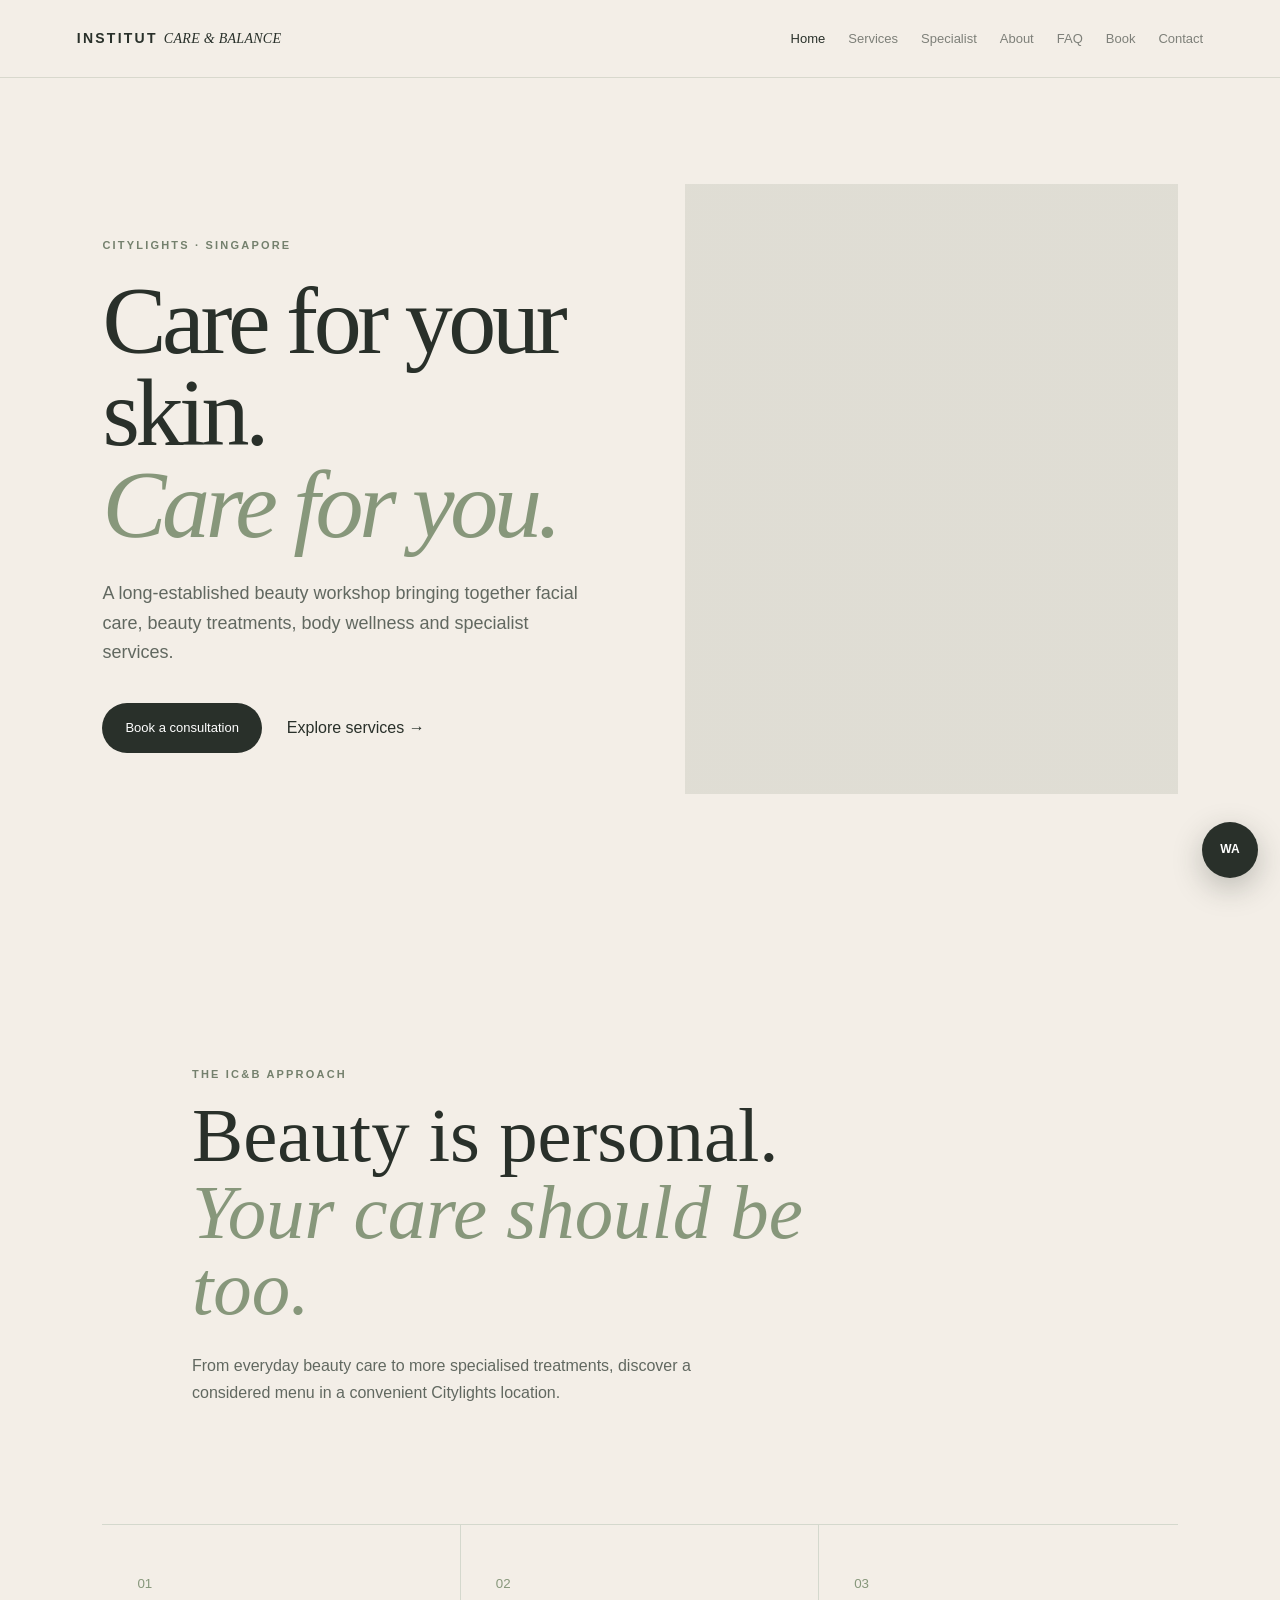
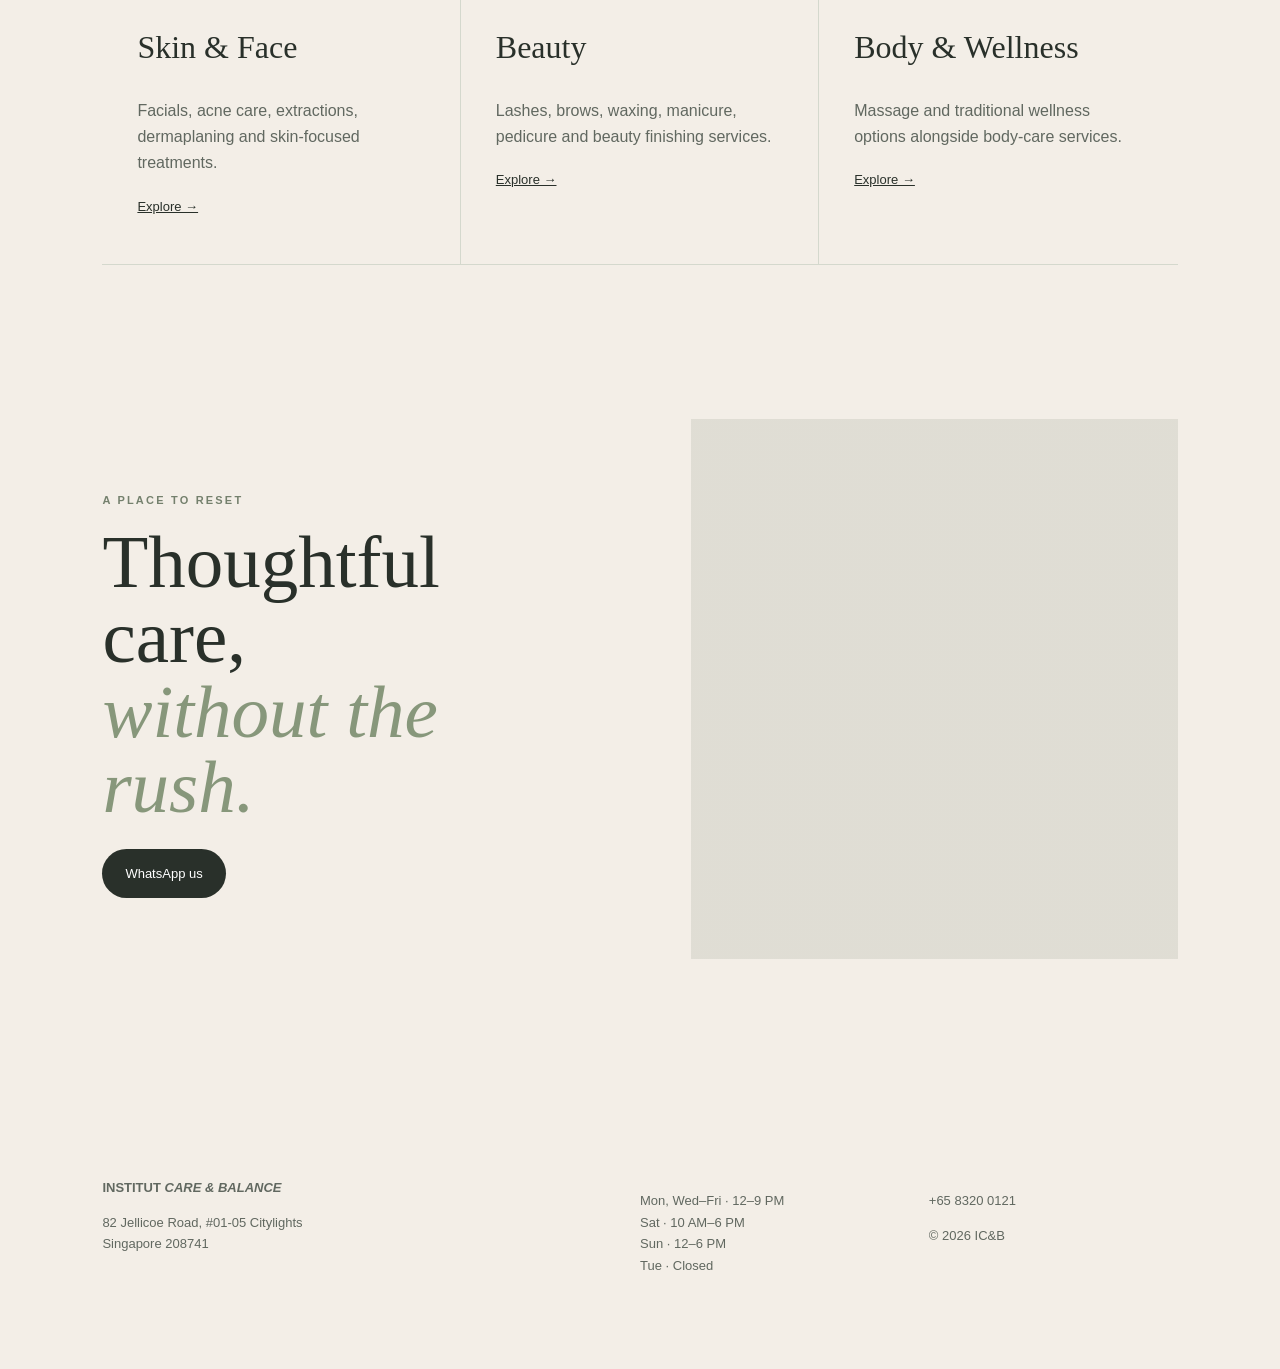
<file: index.html>
<!doctype html><html lang="en"><head><meta charset="utf-8"><meta name="viewport" content="width=device-width,initial-scale=1"><title>Institut Care & Balance — Beauty Workshop</title><meta name="description" content="Institut Care & Balance Beauty Workshop, Citylights Singapore. Beauty, skincare and wellness treatments."><link rel="stylesheet" href="styles.css"></head><body><div class="loader">IC&B</div><header><a class="brand" href="index.html">INSTITUT <span>CARE & BALANCE</span></a><button class="menu">☰</button><nav><a class="active" href="index.html">Home</a><a href="services.html">Services</a><a href="specialist.html">Specialist</a><a href="about.html">About</a><a href="faq.html">FAQ</a><a href="book.html">Book</a><a href="contact.html">Contact</a></nav></header><main><section class="hero"><div><p class="eyebrow">CITYLIGHTS · SINGAPORE</p><h1>Care for your skin.<br><em>Care for you.</em></h1><p class="lead">A long-established beauty workshop bringing together facial care, beauty treatments, body wellness and specialist services.</p><div class="actions"><a class="btn" href="book.html">Book a consultation</a><a href="services.html">Explore services →</a></div></div><div class="heroimage"></div></section><section class="statement reveal"><p class="eyebrow">THE IC&B APPROACH</p><h2>Beauty is personal.<br><em>Your care should be too.</em></h2><p>From everyday beauty care to more specialised treatments, discover a considered menu in a convenient Citylights location.</p></section><section class="tiles reveal"><article><small>01</small><h3>Skin & Face</h3><p>Facials, acne care, extractions, dermaplaning and skin-focused treatments.</p><a href="services.html">Explore →</a></article><article><small>02</small><h3>Beauty</h3><p>Lashes, brows, waxing, manicure, pedicure and beauty finishing services.</p><a href="services.html">Explore →</a></article><article><small>03</small><h3>Body & Wellness</h3><p>Massage and traditional wellness options alongside body-care services.</p><a href="services.html">Explore →</a></article></section><section class="feature reveal"><div><p class="eyebrow">A PLACE TO RESET</p><h2>Thoughtful care,<br><em>without the rush.</em></h2><a class="btn" href="https://wa.me/6583200121?text=Hi%20Institut%20Care%20%26%20Balance%2C%20I'd%20like%20to%20enquire%20about%20a%20treatment.">WhatsApp us</a></div><div class="featureimage"></div></section></main><footer><div><b>INSTITUT <i>CARE & BALANCE</i></b><p>82 Jellicoe Road, #01-05 Citylights<br>Singapore 208741</p></div><div><p>Mon, Wed–Fri · 12–9 PM<br>Sat · 10 AM–6 PM<br>Sun · 12–6 PM<br>Tue · Closed</p></div><div><p>+65 8320 0121</p><p>© 2026 IC&B</p></div></footer><a class="wa" href="https://wa.me/6583200121">WA</a><script src="script.js"></script></body></html>
</file>
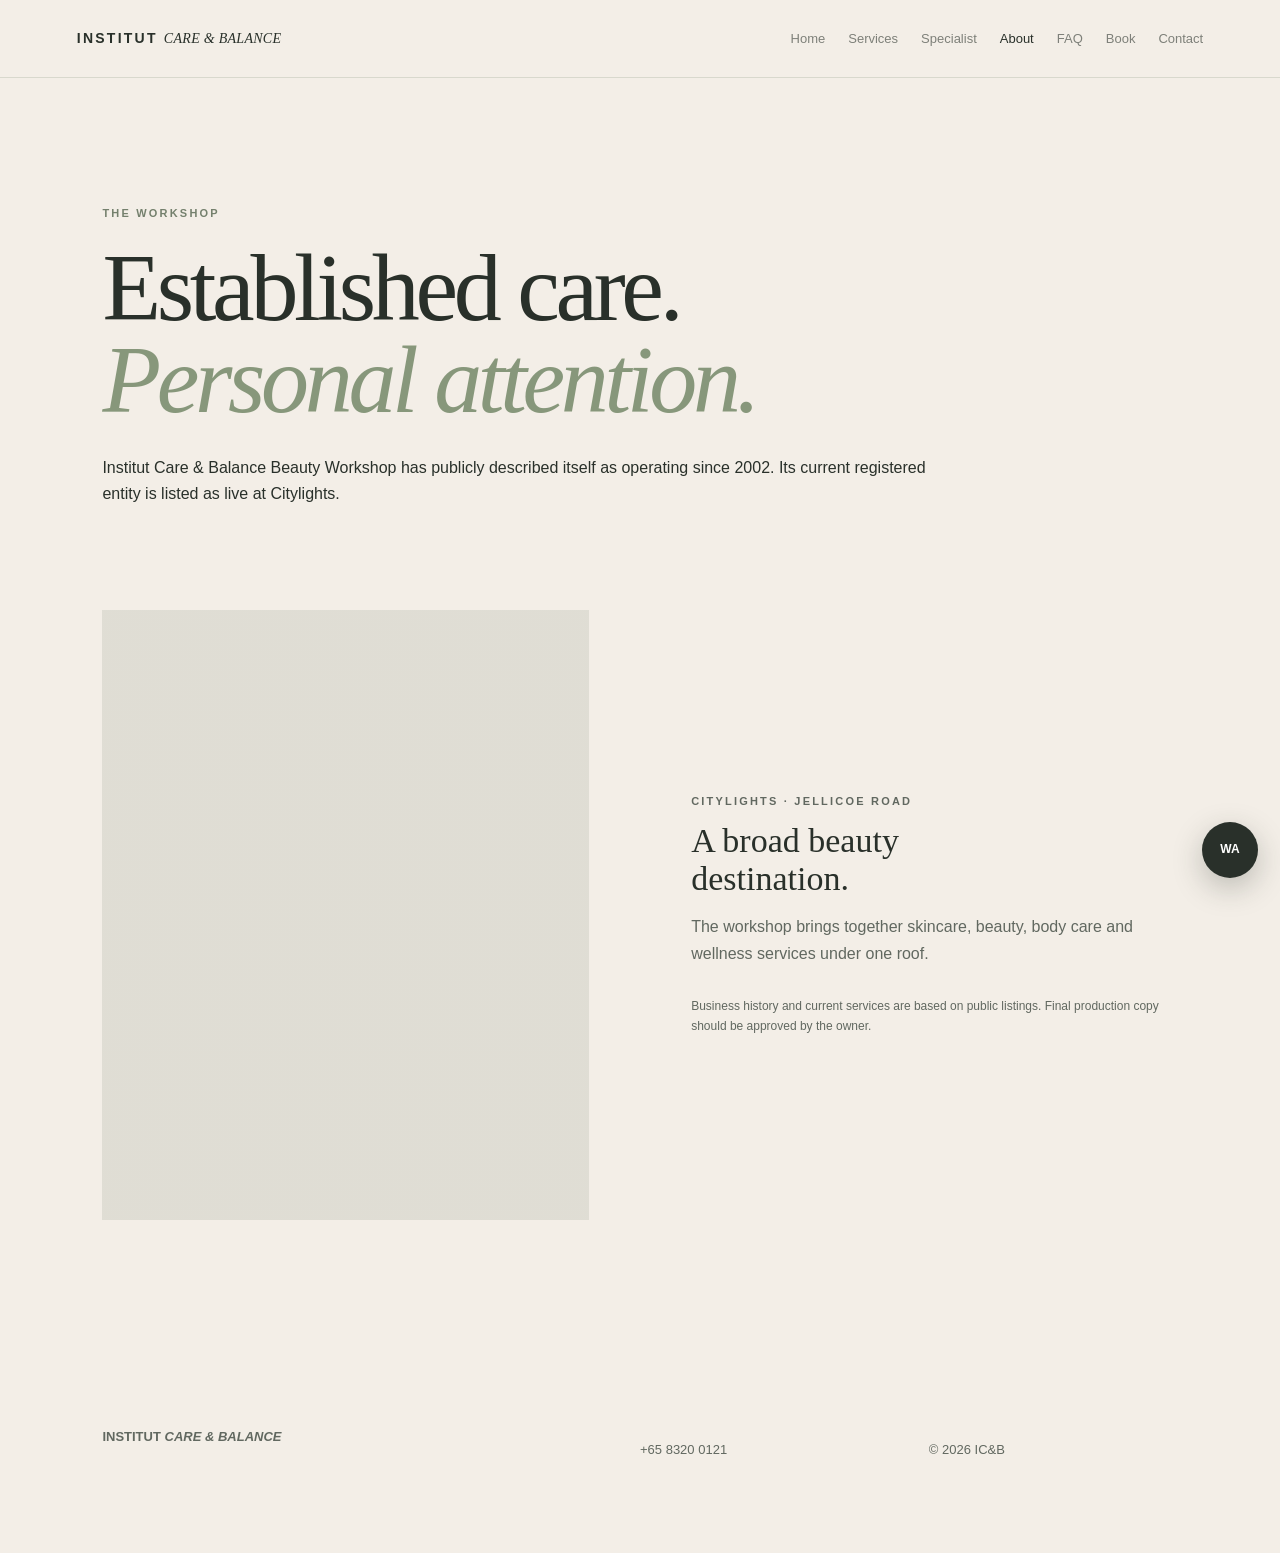
<file: about.html>
<!doctype html><html lang="en"><head><meta charset="utf-8"><meta name="viewport" content="width=device-width,initial-scale=1"><title>About — Institut Care & Balance</title><link rel="stylesheet" href="styles.css"></head><body><header><a class="brand" href="index.html">INSTITUT <span>CARE & BALANCE</span></a><button class="menu">☰</button><nav><a href="index.html">Home</a><a href="services.html">Services</a><a href="specialist.html">Specialist</a><a class="active" href="about.html">About</a><a href="faq.html">FAQ</a><a href="book.html">Book</a><a href="contact.html">Contact</a></nav></header><main class="page"><section class="pagehead"><p class="eyebrow">THE WORKSHOP</p><h1>Established care.<br><em>Personal attention.</em></h1><p>Institut Care & Balance Beauty Workshop has publicly described itself as operating since 2002. Its current registered entity is listed as live at Citylights.</p></section><section class="split"><div class="aboutimage"></div><div><p class="eyebrow">CITYLIGHTS · JELLICOE ROAD</p><h2>A broad beauty<br>destination.</h2><p>The workshop brings together skincare, beauty, body care and wellness services under one roof.</p><p class="note">Business history and current services are based on public listings. Final production copy should be approved by the owner.</p></div></section></main><footer><div><b>INSTITUT <i>CARE & BALANCE</i></b></div><div><p>+65 8320 0121</p></div><div><p>© 2026 IC&B</p></div></footer><a class="wa" href="https://wa.me/6583200121">WA</a><script src="script.js"></script></body></html>
</file>
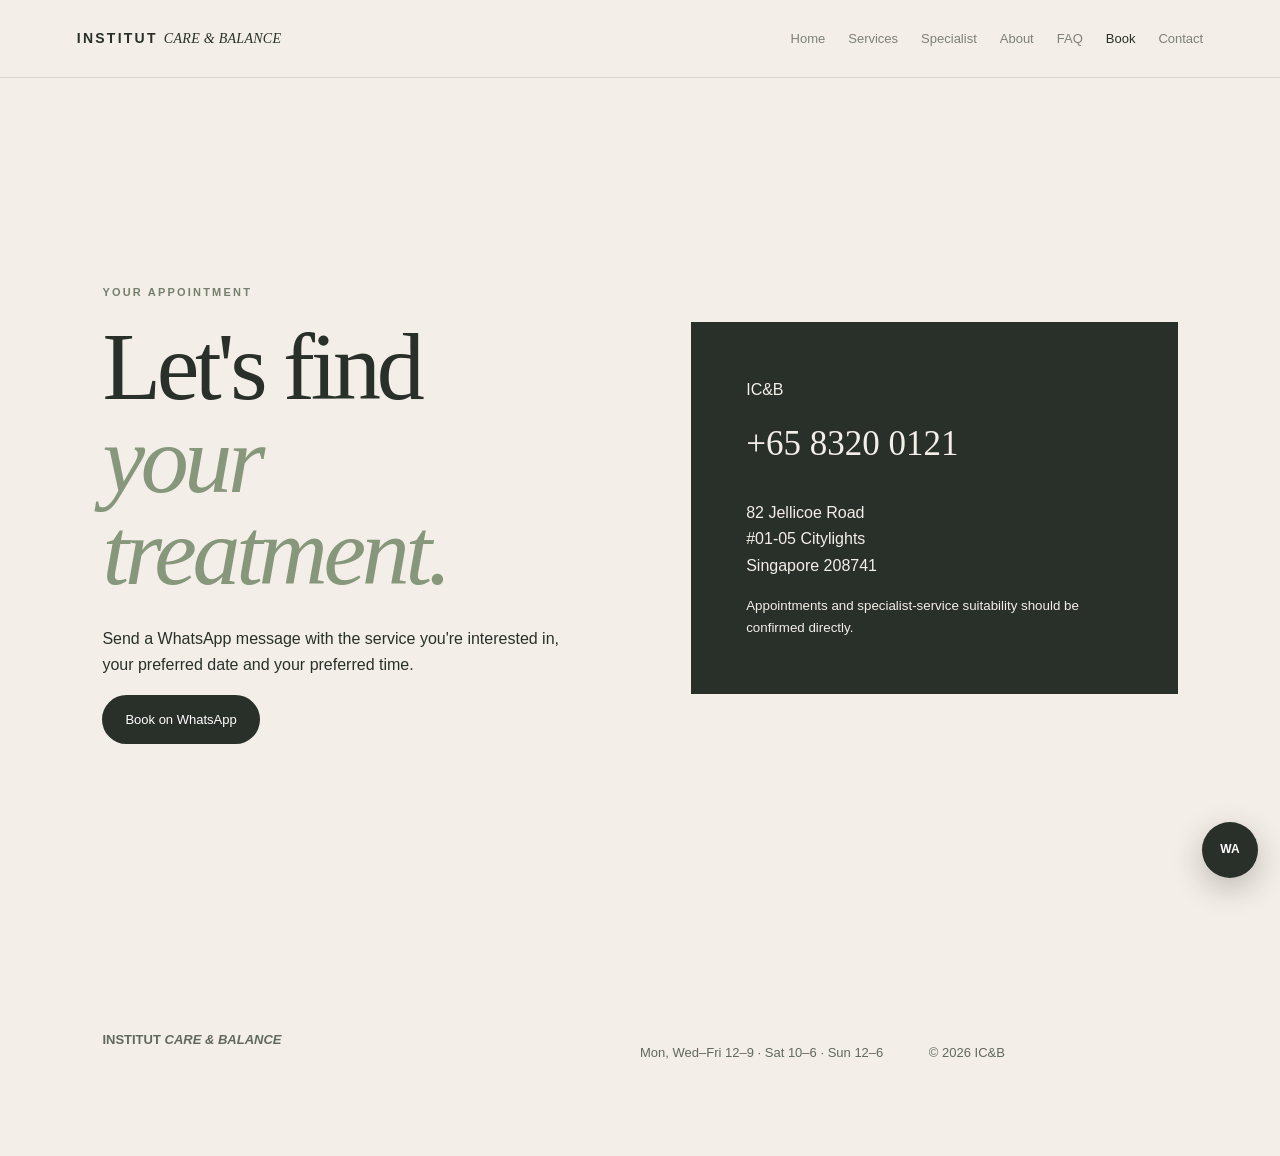
<file: book.html>
<!doctype html><html lang="en"><head><meta charset="utf-8"><meta name="viewport" content="width=device-width,initial-scale=1"><title>Book — Institut Care & Balance</title><link rel="stylesheet" href="styles.css"></head><body><header><a class="brand" href="index.html">INSTITUT <span>CARE & BALANCE</span></a><button class="menu">☰</button><nav><a href="index.html">Home</a><a href="services.html">Services</a><a href="specialist.html">Specialist</a><a href="about.html">About</a><a href="faq.html">FAQ</a><a class="active" href="book.html">Book</a><a href="contact.html">Contact</a></nav></header><main class="page"><section class="book"><div><p class="eyebrow">YOUR APPOINTMENT</p><h1>Let's find<br><em>your treatment.</em></h1><p>Send a WhatsApp message with the service you're interested in, your preferred date and your preferred time.</p><a class="btn" href="https://wa.me/6583200121?text=Hi%20Institut%20Care%20%26%20Balance%2C%20I'd%20like%20to%20book%20an%20appointment.">Book on WhatsApp</a></div><div class="bookingbox"><span>IC&B</span><strong>+65 8320 0121</strong><p>82 Jellicoe Road<br>#01-05 Citylights<br>Singapore 208741</p><small>Appointments and specialist-service suitability should be confirmed directly.</small></div></section></main><footer><div><b>INSTITUT <i>CARE & BALANCE</i></b></div><div><p>Mon, Wed–Fri 12–9 · Sat 10–6 · Sun 12–6</p></div><div><p>© 2026 IC&B</p></div></footer><a class="wa" href="https://wa.me/6583200121">WA</a><script src="script.js"></script></body></html>
</file>
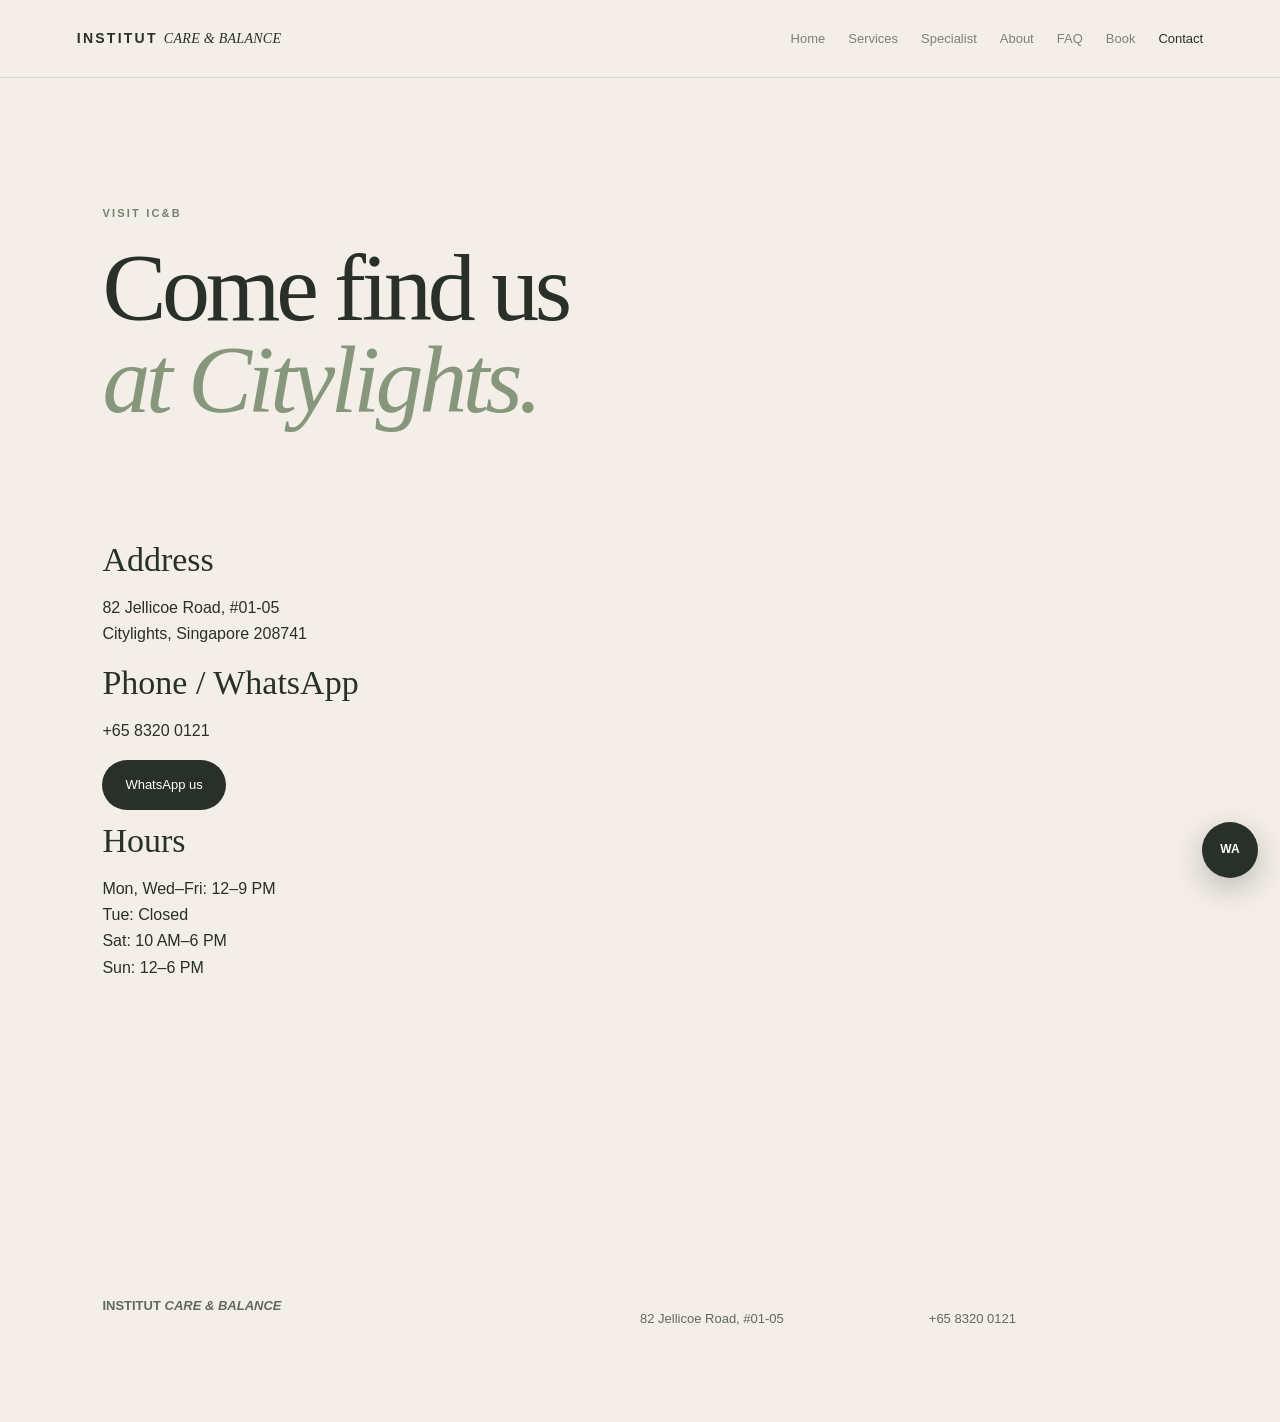
<file: contact.html>
<!doctype html><html lang="en"><head><meta charset="utf-8"><meta name="viewport" content="width=device-width,initial-scale=1"><title>Contact — Institut Care & Balance</title><link rel="stylesheet" href="styles.css"></head><body><header><a class="brand" href="index.html">INSTITUT <span>CARE & BALANCE</span></a><button class="menu">☰</button><nav><a href="index.html">Home</a><a href="services.html">Services</a><a href="specialist.html">Specialist</a><a href="about.html">About</a><a href="faq.html">FAQ</a><a href="book.html">Book</a><a class="active" href="contact.html">Contact</a></nav></header><main class="page"><section class="pagehead"><p class="eyebrow">VISIT IC&B</p><h1>Come find us<br><em>at Citylights.</em></h1></section><section class="contactgrid"><div><h2>Address</h2><p>82 Jellicoe Road, #01-05<br>Citylights, Singapore 208741</p><h2>Phone / WhatsApp</h2><p><a href="tel:+6583200121">+65 8320 0121</a></p><a class="btn" href="https://wa.me/6583200121">WhatsApp us</a><h2>Hours</h2><p>Mon, Wed–Fri: 12–9 PM<br>Tue: Closed<br>Sat: 10 AM–6 PM<br>Sun: 12–6 PM</p></div><iframe title="Institut Care & Balance map" src="https://www.google.com/maps?q=82%20Jellicoe%20Road%20Singapore%20208741&output=embed" loading="lazy"></iframe></section></main><footer><div><b>INSTITUT <i>CARE & BALANCE</i></b></div><div><p>82 Jellicoe Road, #01-05</p></div><div><p>+65 8320 0121</p></div></footer><a class="wa" href="https://wa.me/6583200121">WA</a><script src="script.js"></script></body></html>
</file>
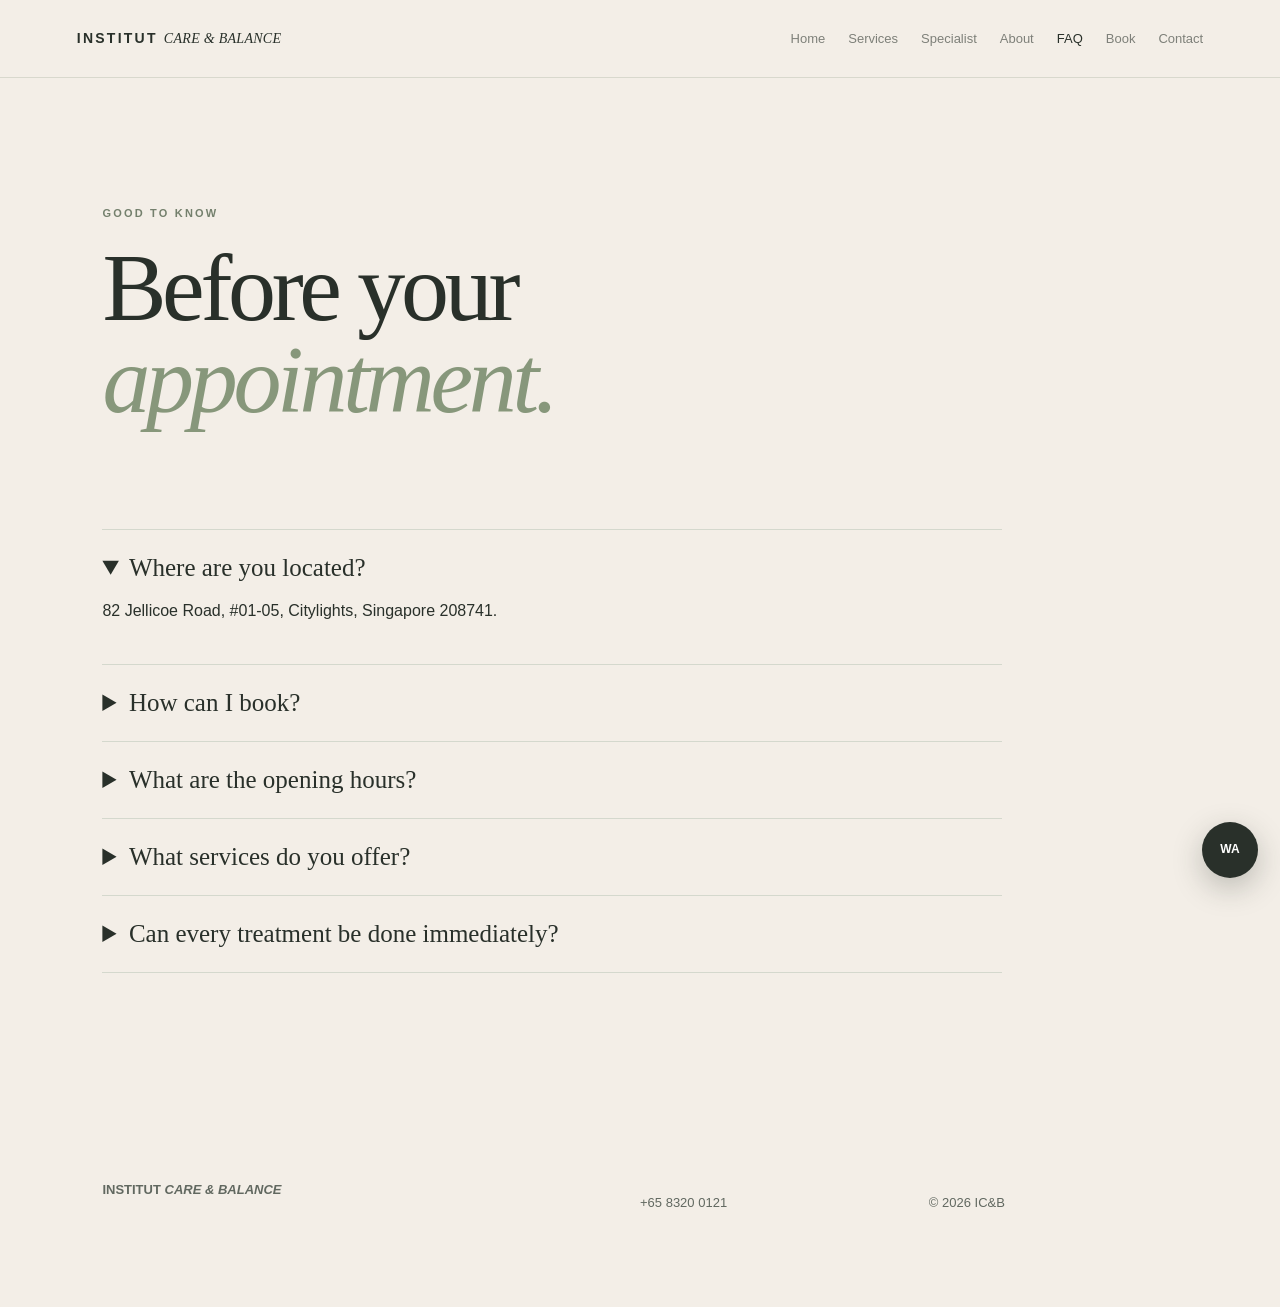
<file: faq.html>
<!doctype html><html lang="en"><head><meta charset="utf-8"><meta name="viewport" content="width=device-width,initial-scale=1"><title>FAQ — Institut Care & Balance</title><link rel="stylesheet" href="styles.css"></head><body><header><a class="brand" href="index.html">INSTITUT <span>CARE & BALANCE</span></a><button class="menu">☰</button><nav><a href="index.html">Home</a><a href="services.html">Services</a><a href="specialist.html">Specialist</a><a href="about.html">About</a><a class="active" href="faq.html">FAQ</a><a href="book.html">Book</a><a href="contact.html">Contact</a></nav></header><main class="page"><section class="pagehead"><p class="eyebrow">GOOD TO KNOW</p><h1>Before your<br><em>appointment.</em></h1></section><section class="faq"><details open><summary>Where are you located?</summary><p>82 Jellicoe Road, #01-05, Citylights, Singapore 208741.</p></details><details><summary>How can I book?</summary><p>WhatsApp +65 8320 0121 to ask about your preferred treatment and appointment time.</p></details><details><summary>What are the opening hours?</summary><p>Public listings show Monday 12–9 PM, Tuesday closed, Wednesday–Friday 12–9 PM, Saturday 10 AM–6 PM and Sunday 12–6 PM.</p></details><details><summary>What services do you offer?</summary><p>The public menu spans facials and skincare, waxing and hair removal, lashes and brows, nails, massage and traditional wellness services.</p></details><details><summary>Can every treatment be done immediately?</summary><p>Availability varies by service and appointment. Contact the workshop before visiting, especially for specialist treatments.</p></details></section></main><footer><div><b>INSTITUT <i>CARE & BALANCE</i></b></div><div><p>+65 8320 0121</p></div><div><p>© 2026 IC&B</p></div></footer><a class="wa" href="https://wa.me/6583200121">WA</a><script src="script.js"></script></body></html>
</file>
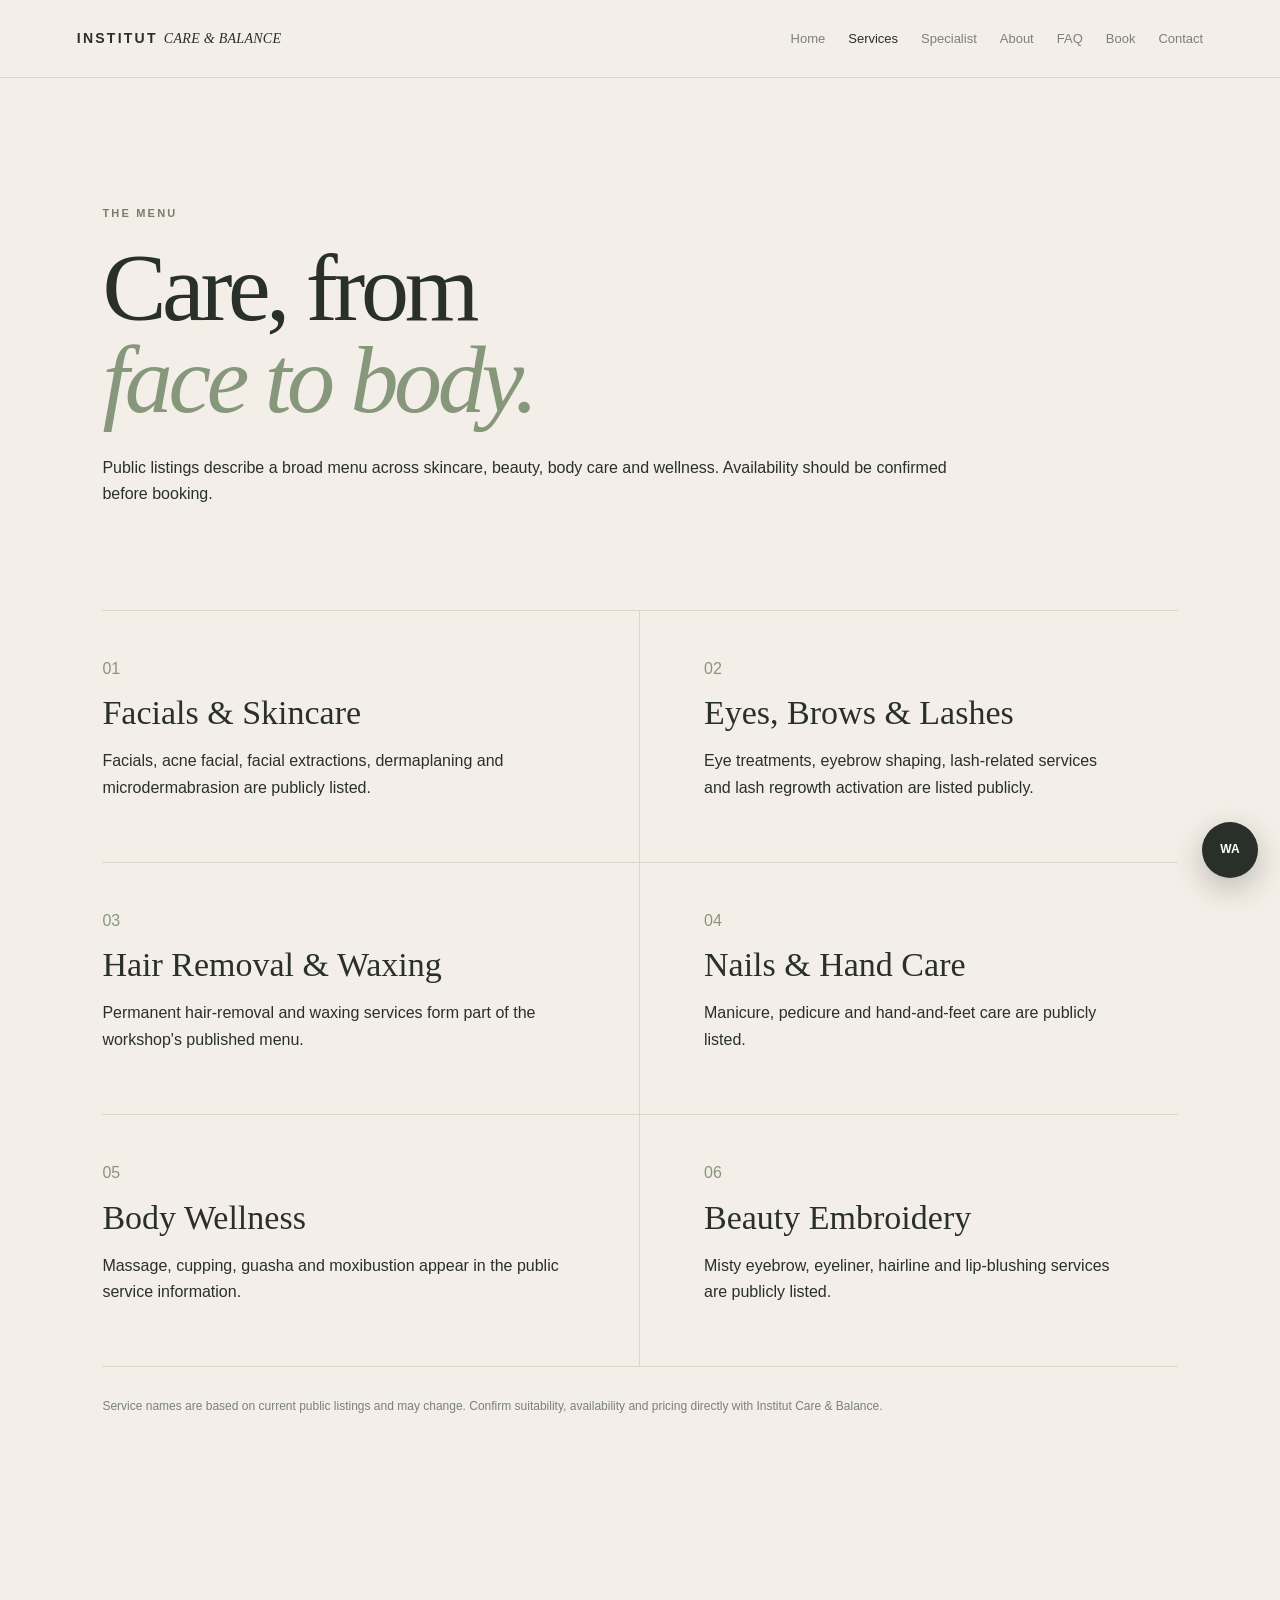
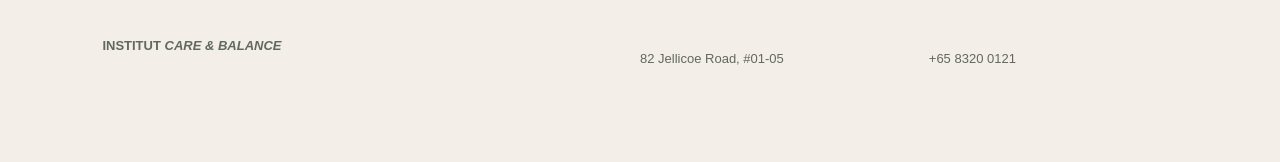
<file: services.html>
<!doctype html><html lang="en"><head><meta charset="utf-8"><meta name="viewport" content="width=device-width,initial-scale=1"><title>Services — Institut Care & Balance</title><link rel="stylesheet" href="styles.css"></head><body><header><a class="brand" href="index.html">INSTITUT <span>CARE & BALANCE</span></a><button class="menu">☰</button><nav><a href="index.html">Home</a><a class="active" href="services.html">Services</a><a href="specialist.html">Specialist</a><a href="about.html">About</a><a href="faq.html">FAQ</a><a href="book.html">Book</a><a href="contact.html">Contact</a></nav></header><main class="page"><section class="pagehead"><p class="eyebrow">THE MENU</p><h1>Care, from<br><em>face to body.</em></h1><p>Public listings describe a broad menu across skincare, beauty, body care and wellness. Availability should be confirmed before booking.</p></section><section class="servicegrid"><article><span>01</span><h2>Facials & Skincare</h2><p>Facials, acne facial, facial extractions, dermaplaning and microdermabrasion are publicly listed.</p></article><article><span>02</span><h2>Eyes, Brows & Lashes</h2><p>Eye treatments, eyebrow shaping, lash-related services and lash regrowth activation are listed publicly.</p></article><article><span>03</span><h2>Hair Removal & Waxing</h2><p>Permanent hair-removal and waxing services form part of the workshop's published menu.</p></article><article><span>04</span><h2>Nails & Hand Care</h2><p>Manicure, pedicure and hand-and-feet care are publicly listed.</p></article><article><span>05</span><h2>Body Wellness</h2><p>Massage, cupping, guasha and moxibustion appear in the public service information.</p></article><article><span>06</span><h2>Beauty Embroidery</h2><p>Misty eyebrow, eyeliner, hairline and lip-blushing services are publicly listed.</p></article></section><p class="note">Service names are based on current public listings and may change. Confirm suitability, availability and pricing directly with Institut Care & Balance.</p></main><footer><div><b>INSTITUT <i>CARE & BALANCE</i></b></div><div><p>82 Jellicoe Road, #01-05</p></div><div><p>+65 8320 0121</p></div></footer><a class="wa" href="https://wa.me/6583200121">WA</a><script src="script.js"></script></body></html>
</file>
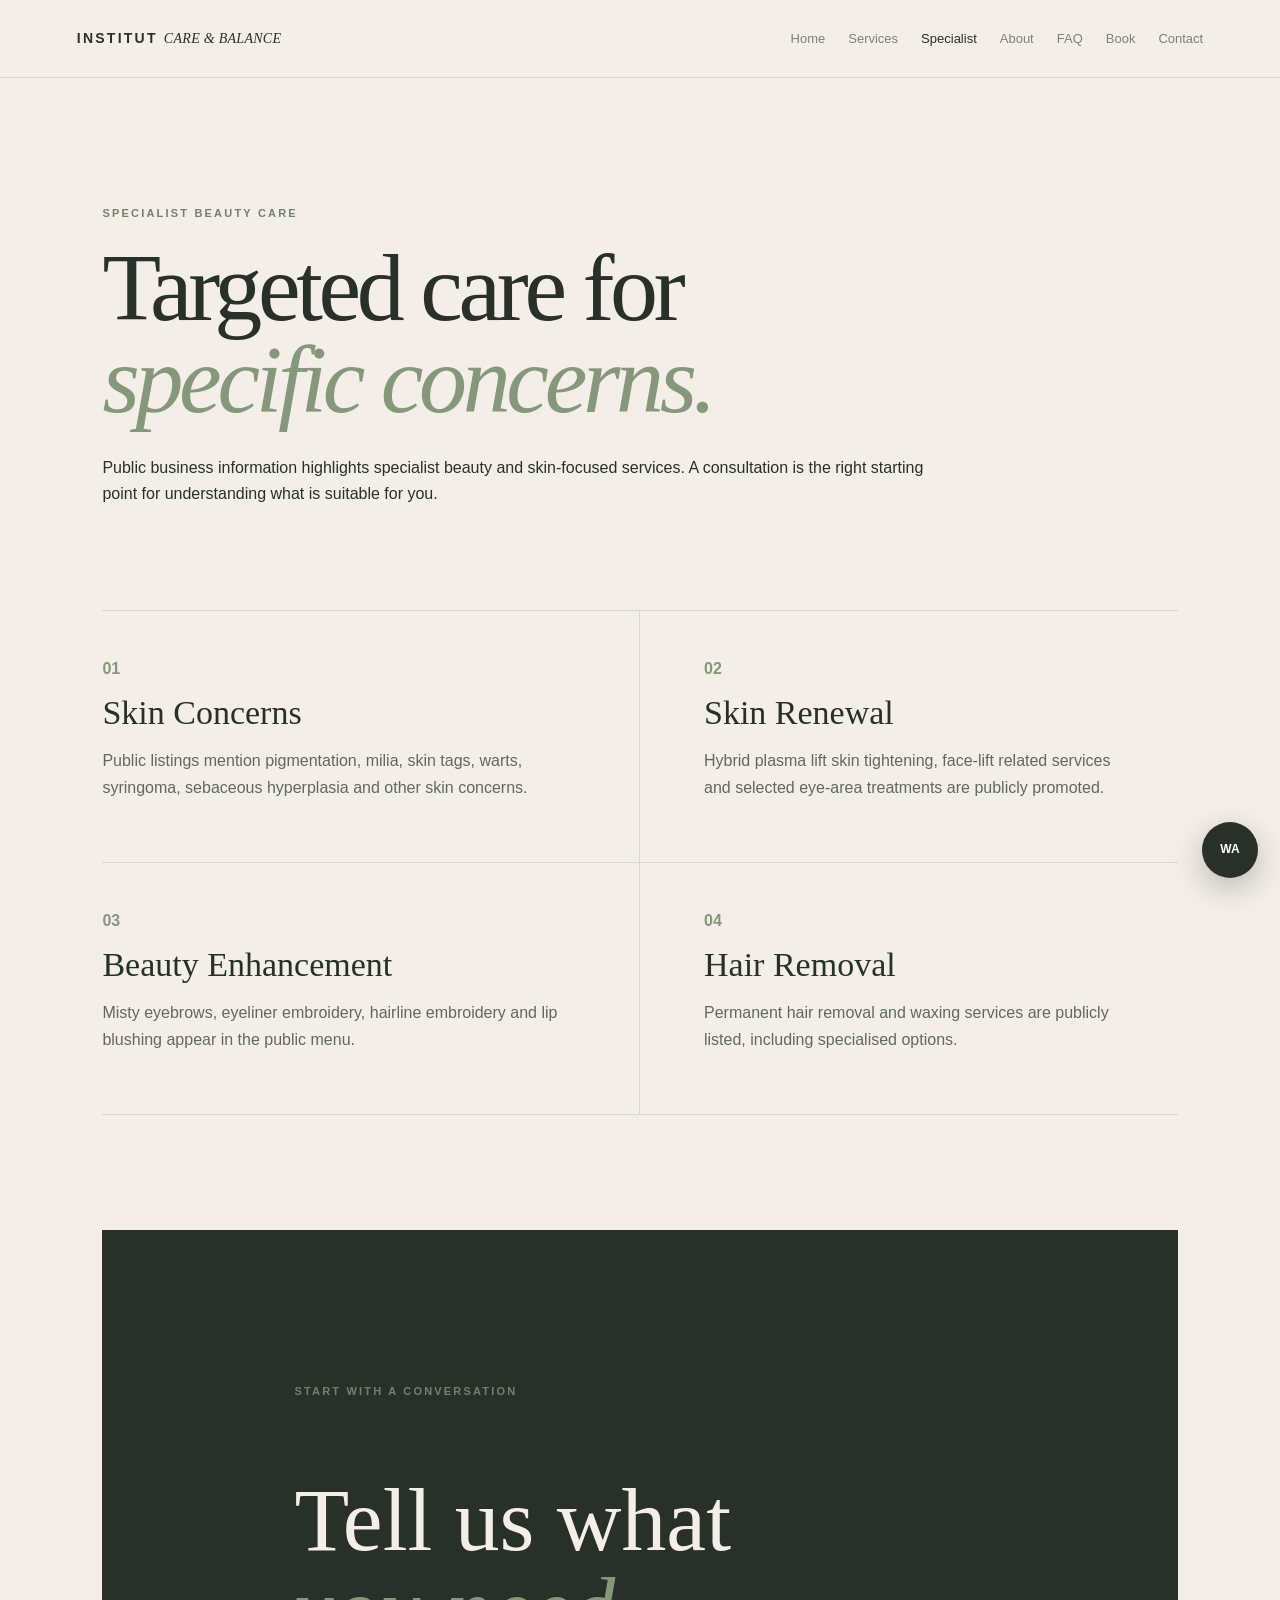
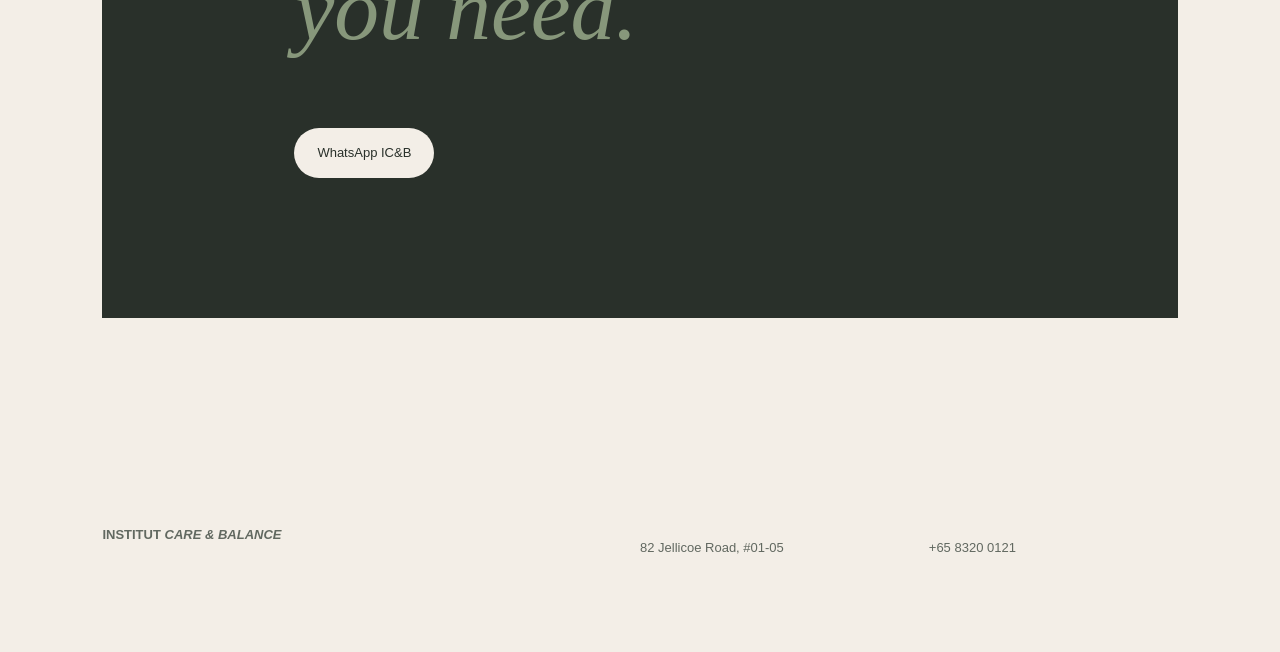
<file: specialist.html>
<!doctype html><html lang="en"><head><meta charset="utf-8"><meta name="viewport" content="width=device-width,initial-scale=1"><title>Specialist Care — Institut Care & Balance</title><link rel="stylesheet" href="styles.css"></head><body><header><a class="brand" href="index.html">INSTITUT <span>CARE & BALANCE</span></a><button class="menu">☰</button><nav><a href="index.html">Home</a><a href="services.html">Services</a><a class="active" href="specialist.html">Specialist</a><a href="about.html">About</a><a href="faq.html">FAQ</a><a href="book.html">Book</a><a href="contact.html">Contact</a></nav></header><main class="page"><section class="pagehead"><p class="eyebrow">SPECIALIST BEAUTY CARE</p><h1>Targeted care for<br><em>specific concerns.</em></h1><p>Public business information highlights specialist beauty and skin-focused services. A consultation is the right starting point for understanding what is suitable for you.</p></section><section class="specialgrid"><article><b>01</b><h2>Skin Concerns</h2><p>Public listings mention pigmentation, milia, skin tags, warts, syringoma, sebaceous hyperplasia and other skin concerns.</p></article><article><b>02</b><h2>Skin Renewal</h2><p>Hybrid plasma lift skin tightening, face-lift related services and selected eye-area treatments are publicly promoted.</p></article><article><b>03</b><h2>Beauty Enhancement</h2><p>Misty eyebrows, eyeliner embroidery, hairline embroidery and lip blushing appear in the public menu.</p></article><article><b>04</b><h2>Hair Removal</h2><p>Permanent hair removal and waxing services are publicly listed, including specialised options.</p></article></section><section class="dark"><p class="eyebrow">START WITH A CONVERSATION</p><h2>Tell us what<br><em>you need.</em></h2><a class="btn light" href="https://wa.me/6583200121">WhatsApp IC&B</a></section></main><footer><div><b>INSTITUT <i>CARE & BALANCE</i></b></div><div><p>82 Jellicoe Road, #01-05</p></div><div><p>+65 8320 0121</p></div></footer><a class="wa" href="https://wa.me/6583200121">WA</a><script src="script.js"></script></body></html>
</file>
<file: styles.css>
*{box-sizing:border-box}body{margin:0;background:#f3eee7;color:#29302a;font-family:Arial,sans-serif;line-height:1.65}a{color:inherit;text-decoration:none}header{height:78px;display:flex;align-items:center;justify-content:space-between;padding:0 6vw;position:sticky;top:0;z-index:10;background:#f3eee7ee;backdrop-filter:blur(15px);border-bottom:1px solid #d8d8cd}.brand{font-size:14px;font-weight:bold;letter-spacing:.16em}.brand span{font-family:Georgia,serif;font-style:italic;letter-spacing:.02em;font-weight:400}nav{display:flex;gap:23px;font-size:13px}nav a{opacity:.58}.active,nav a:hover{opacity:1}.menu{display:none;border:0;background:none;font-size:22px}.hero{min-height:calc(100vh - 78px);display:grid;grid-template-columns:1fr 1fr;gap:7vw;align-items:center;padding:7vw 8vw}.eyebrow{font-size:11px;letter-spacing:.2em;font-weight:bold;color:#74806d;text-transform:uppercase}.hero h1,.pagehead h1,.book h1{font-family:Georgia,serif;font-size:clamp(56px,7.5vw,105px);line-height:.96;font-weight:500;letter-spacing:-.045em;margin:20px 0 28px}.hero h1 em,.pagehead h1 em,.book h1 em,h2 em{color:#87977b;font-style:italic}.lead{font-size:18px;max-width:520px;color:#616860}.actions{display:flex;gap:25px;align-items:center;margin-top:35px}.btn{display:inline-block;background:#29302a;color:#fff;padding:14px 23px;border-radius:999px;font-size:13px}.heroimage,.featureimage,.aboutimage{min-height:610px;background:linear-gradient(#61705a22,#61705a22),url('https://images.unsplash.com/photo-1570172619644-dfd03ed5d881?auto=format&fit=crop&w=1200&q=85') center/cover}.statement{padding:12vw 15vw 8vw;max-width:1050px}.statement h2,.feature h2{font-family:Georgia,serif;font-size:clamp(45px,6vw,78px);line-height:1;font-weight:500;margin:15px 0 25px}.statement>p:last-child{max-width:550px;color:#616860}.tiles{display:grid;grid-template-columns:repeat(3,1fr);margin:0 8vw;border-top:1px solid #d4d8cd;border-bottom:1px solid #d4d8cd}.tiles article{padding:45px 35px;min-height:280px;border-right:1px solid #d4d8cd}.tiles article:last-child{border:0}.tiles small{color:#87977b}.tiles h3{font:500 32px Georgia,serif}.tiles p{color:#616860}.tiles a{text-decoration:underline;font-size:13px}.feature{display:grid;grid-template-columns:1fr 1fr;gap:8vw;align-items:center;padding:12vw 8vw}.feature h2{font-size:clamp(45px,6vw,75px)}.featureimage{min-height:540px}footer{display:grid;grid-template-columns:2fr 1fr 1fr;gap:40px;padding:65px 8vw 80px;font-size:13px;color:#616860}.page{padding:9vw 8vw 11vw}.pagehead{max-width:850px;margin-bottom:8vw}.servicegrid,.specialgrid{display:grid;grid-template-columns:repeat(2,1fr);border-top:1px solid #d4d8cd}.servicegrid article,.specialgrid article{padding:45px 5vw 45px 0;border-bottom:1px solid #d4d8cd}.servicegrid article:nth-child(odd),.specialgrid article:nth-child(odd){border-right:1px solid #d4d8cd}.servicegrid article:nth-child(even),.specialgrid article:nth-child(even){padding-left:5vw}.servicegrid h2,.specialgrid h2,.split h2,.contactgrid h2{font:500 34px Georgia,serif;margin:12px 0}.servicegrid span,.specialgrid b{color:#87977b}.note{font-size:12px;color:#7a8279;margin-top:30px}.specialgrid p{color:#616860}.dark{margin-top:9vw;background:#29302a;color:#f3eee7;padding:11vw 15vw}.dark h2{font:500 clamp(55px,7vw,95px) Georgia,serif;line-height:1}.light{background:#f3eee7;color:#29302a}.split{display:grid;grid-template-columns:1fr 1fr;gap:8vw;align-items:center}.split p{color:#616860}.faq{max-width:900px}.faq details{border-top:1px solid #d4d8cd;padding:24px 0}.faq details:last-child{border-bottom:1px solid #d4d8cd}.faq summary{cursor:pointer;font:500 25px Georgia,serif}.book{min-height:70vh;display:grid;grid-template-columns:1fr 1fr;gap:8vw;align-items:center}.bookingbox{background:#29302a;color:#f3eee7;padding:55px;min-height:360px;display:flex;flex-direction:column;justify-content:center}.bookingbox strong{font:500 35px Georgia,serif;margin:20px 0}.contactgrid{display:grid;grid-template-columns:1fr 1.2fr;gap:7vw}.contactgrid iframe{width:100%;min-height:560px;border:0;filter:grayscale(1)}.wa{position:fixed;right:22px;bottom:22px;width:56px;height:56px;border-radius:50%;display:grid;place-items:center;background:#29302a;color:#fff;font-size:12px;font-weight:bold;z-index:20;box-shadow:0 10px 30px #29302a44}.loader{position:fixed;inset:0;background:#29302a;color:#f3eee7;display:grid;place-items:center;z-index:100;font:32px Georgia,serif;transition:.5s}.loader.hide{opacity:0;visibility:hidden}.reveal{opacity:0;transform:translateY(25px);transition:.8s}.reveal.show{opacity:1;transform:none}@media(max-width:800px){header{height:68px;padding:0 6vw}.menu{display:block}nav{display:none;position:absolute;top:68px;left:0;right:0;padding:25px 6vw;background:#f3eee7;flex-direction:column;gap:16px}nav.open{display:flex}.hero,.feature,.split,.book,.contactgrid{grid-template-columns:1fr}.hero{padding:15vw 7vw;gap:12vw}.heroimage,.featureimage,.aboutimage{min-height:430px}.statement{padding:18vw 8vw}.tiles,.servicegrid,.specialgrid{grid-template-columns:1fr;margin:0 7vw}.tiles article,.servicegrid article,.specialgrid article,.servicegrid article:nth-child(odd),.servicegrid article:nth-child(even),.specialgrid article:nth-child(odd),.specialgrid article:nth-child(even){border-right:0;border-bottom:1px solid #d4d8cd;padding:35px 0}.feature{padding:18vw 7vw}.page{padding:16vw 7vw}.pagehead{margin-bottom:16vw}.contactgrid iframe{min-height:400px}footer{grid-template-columns:1fr;padding:55px 7vw}}
</file>
